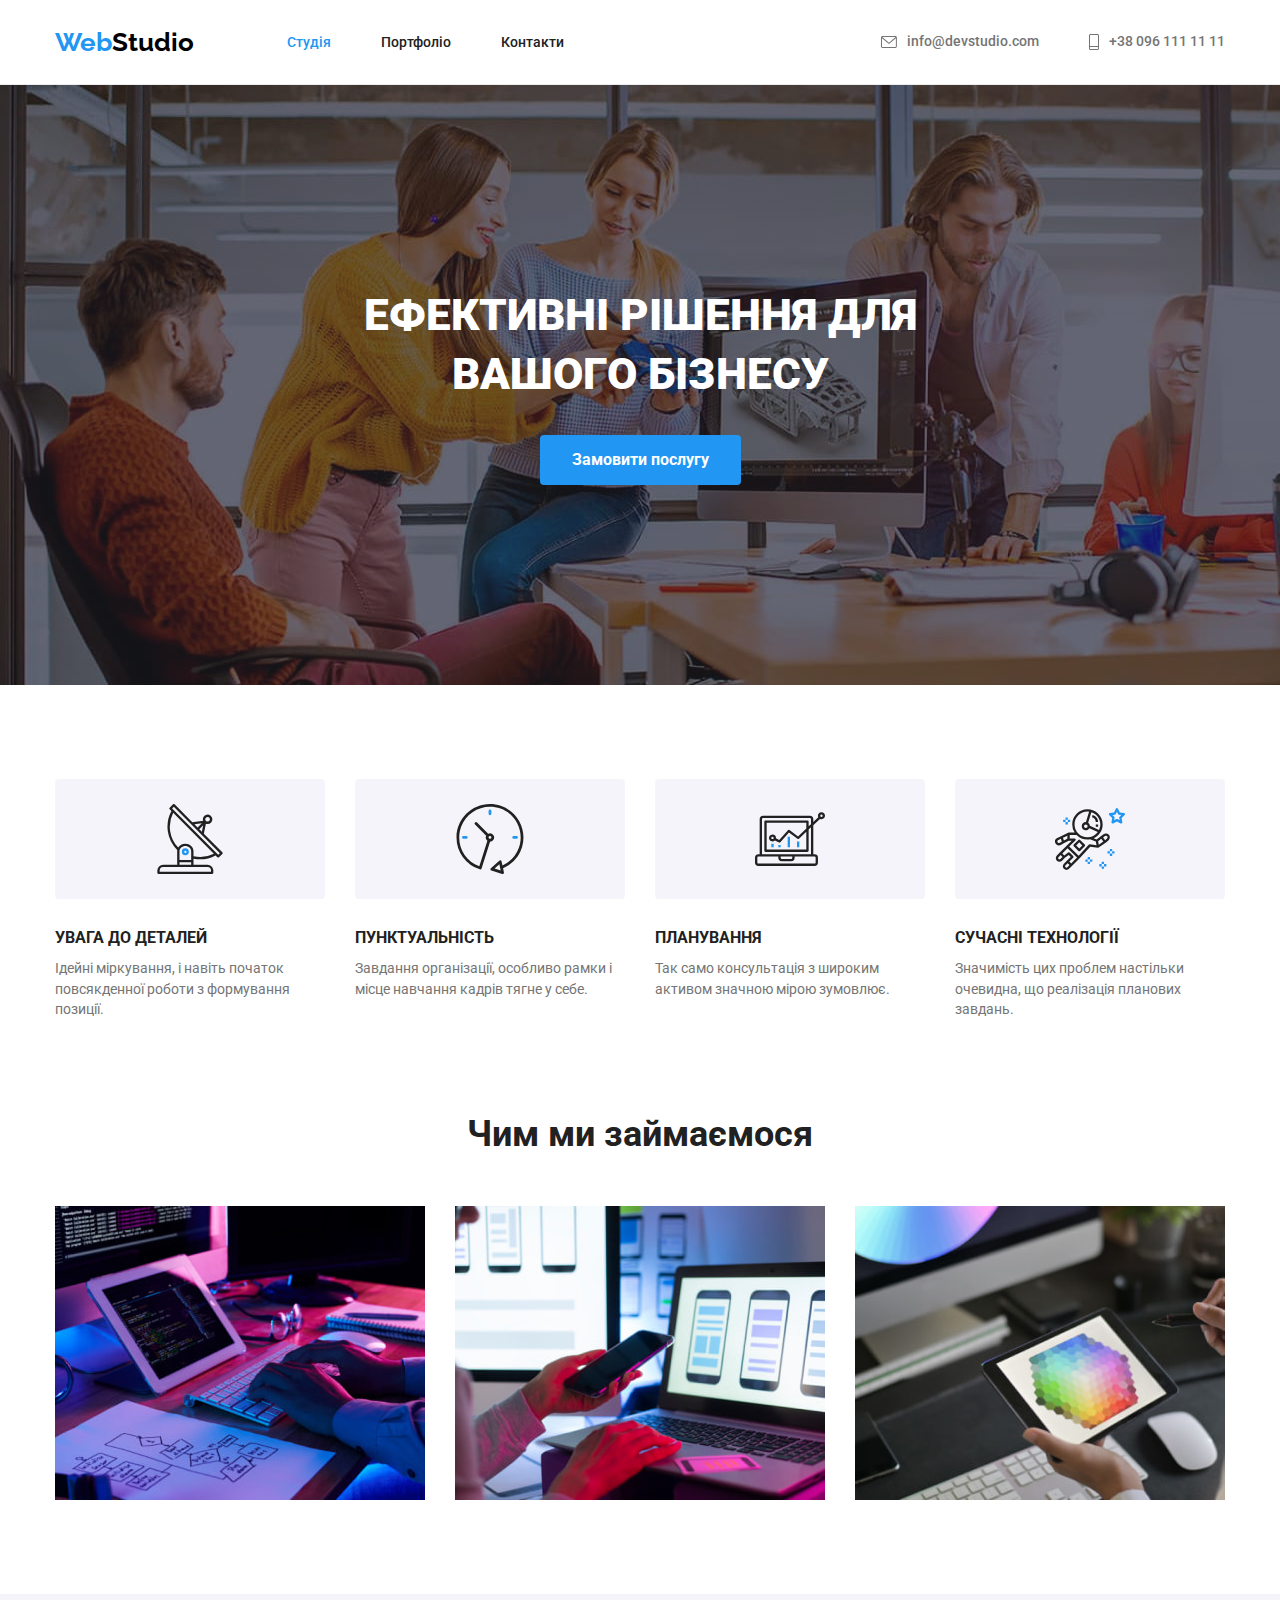
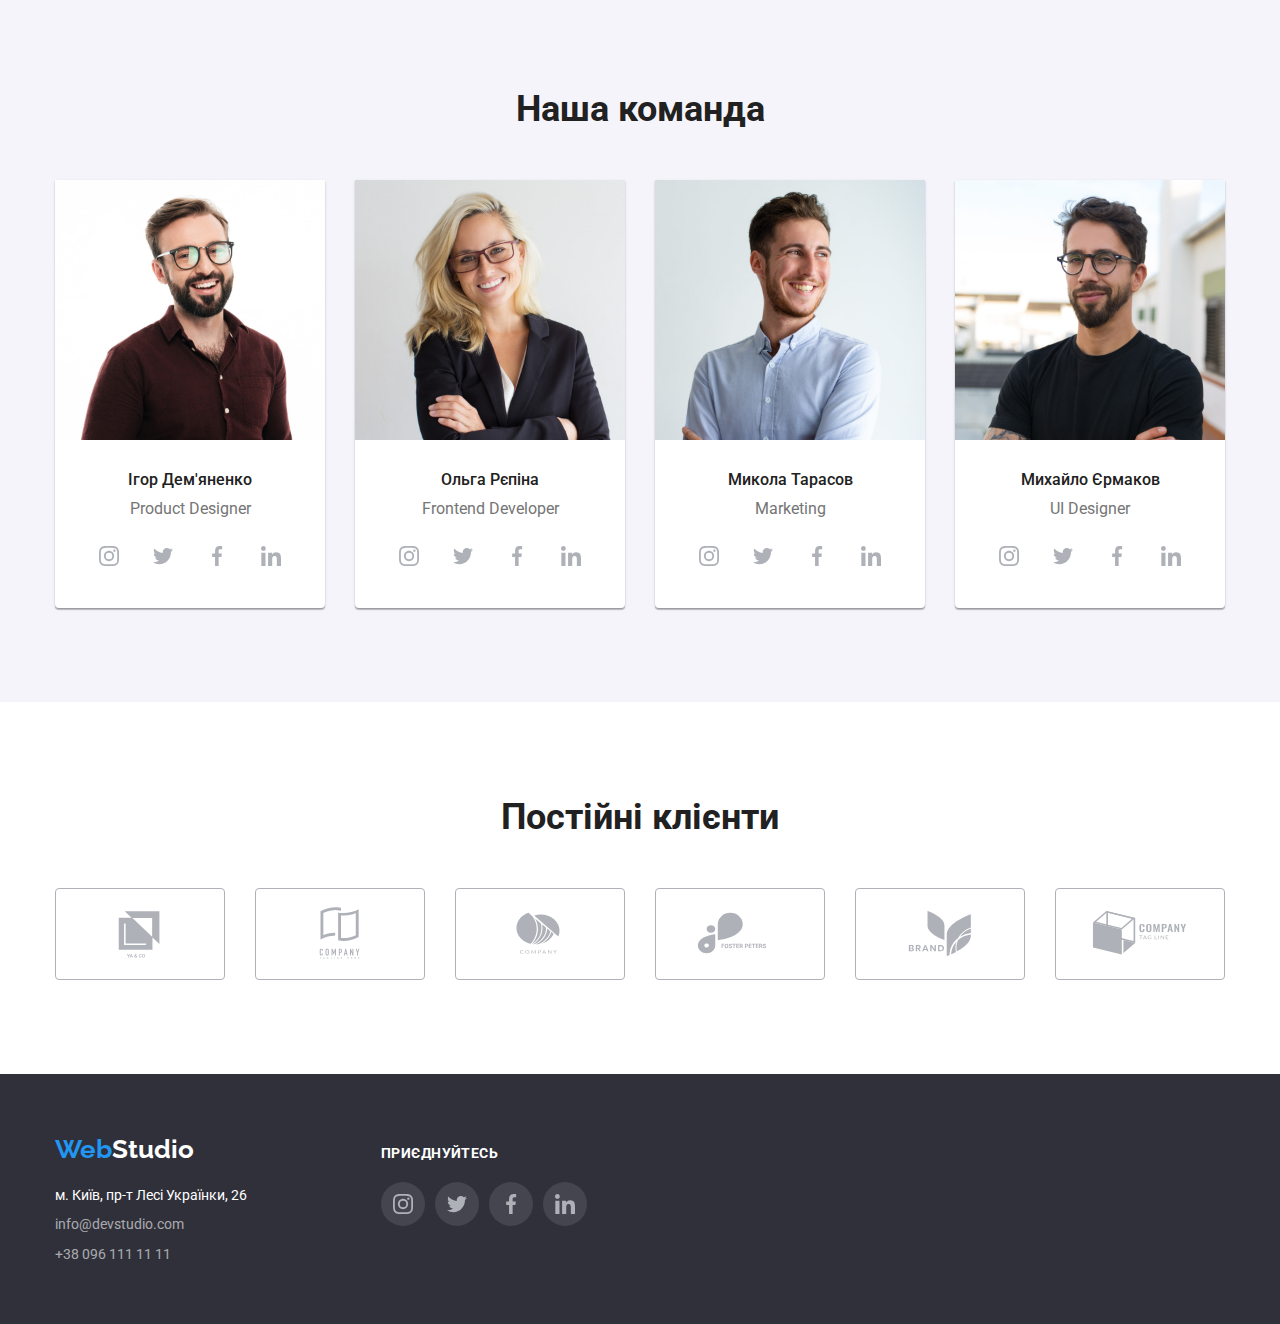
<file: index.html>
<!DOCTYPE html>
<html lang="uk">
  <head>
    <meta charset="UTF-8" />
    <meta http-equiv="X-UA-Compatible" content="IE=edge" />
    <meta name="viewport" content="width=device-width, initial-scale=1.0" />
    <title>Студія</title>
    <link rel="preconnect" href="https://fonts.googleapis.com" />
    <link rel="preconnect" href="https://fonts.gstatic.com" crossorigin />
    <link
      href="https://fonts.googleapis.com/css2?family=Raleway:wght@700&family=Roboto:wght@400;500;700;900&display=swap"
      rel="stylesheet"
    />
    <link
      rel="stylesheet"
      href="https://cdnjs.cloudflare.com/ajax/libs/modern-normalize/1.1.0/modern-normalize.min.css"
    />
    <link rel="stylesheet" href="./css/styles.css" />
  </head>
  <body>
    <!-- шапка -->
    <header class="page-header">
      <div class="container">
        <nav>
          <div class="nav-box">
            <!-- лого в хедері -->
            <div class="logo">
              <a class="link" href="./index.html">
                <span class="logo-blue" lang="en">Web</span
                ><span class="logo-black" lang="en">Studio</span>
              </a>
            </div>
            <!-- навігаційне меню -->
            <ul class="site-nav list">
              <li class="header-link"><a class="link actual" href="./index.html">Студія</a></li>
              <li class="header-link"><a class="link" href="./portfolio.html">Портфоліо</a></li>
              <li class="header-link"><a class="link" href="">Контакти</a></li>
            </ul>
          </div>
        </nav>

        <!-- контакти в шапці -->
        <ul class="header-contacts list">
          <li class="header-link">
            <a class="contacts-link link" href="mailto:info@devstudio.com">
              <svg class="contacts-icon" width="16" height="12">
                <use href="./images/symbol-defs.svg#icon-mail"></use>
              </svg>
              info@devstudio.com</a
            >
          </li>
          <li class="header-link">
            <a class="contacts-link link" href="tel:+380961111111">
              <svg class="contacts-icon" width="10" height="16">
                <use href="./images/symbol-defs.svg#icon-tel"></use>
              </svg>
              +38 096 111 11 11</a
            >
          </li>
        </ul>
      </div>
    </header>

    <main>
      <!-- Герой -->
      <section class="section hero">
        <div class="container">
          <div class="hero-content-box">
            <h1 class="hero-title">Ефективні рішення для вашого бізнесу</h1>
            <button class="hero-button" type="button">Замовити послугу</button>
          </div>
        </div>
      </section>

      <!-- Особливості компанії -->
      <section class="section features">
        <div class="container">
          <h2 class="section-title visually-hidden">Особливості</h2>
          <ul class="features-list list">
            <li class="feature-items">
              <div class="feature-icons">
                <svg class="feature-icon" width="70" height="70">
                  <use href="./images/symbol-defs.svg#icon-antenna"></use>
                </svg>
              </div>
              <h3 class="title">Увага до деталей</h3>
              <p>Ідейні міркування, і навіть початок повсякденної роботи з формування позиції.</p>
            </li>
            <li class="feature-items">
              <div class="feature-icons">
                <svg class="feature-icon" width="70" height="70">
                  <use href="./images/symbol-defs.svg#icon-clock"></use>
                </svg>
              </div>
              <h3 class="title">Пунктуальність</h3>
              <p>Завдання організації, особливо рамки і місце навчання кадрів тягне у себе.</p>
            </li>
            <li class="feature-items">
              <div class="feature-icons">
                <svg class="feature-icon" width="70" height="70">
                  <use href="./images/symbol-defs.svg#icon-diagram"></use>
                </svg>
              </div>
              <h3 class="title">Планування</h3>
              <p>Так само консультація з широким активом значною мірою зумовлює.</p>
            </li>
            <li class="feature-items">
              <div class="feature-icons">
                <svg class="feature-icon" width="70" height="70">
                  <use href="./images/symbol-defs.svg#icon-astronaut"></use>
                </svg>
              </div>
              <h3 class="title">Сучасні технології</h3>
              <p>Значимість цих проблем настільки очевидна, що реалізація планових завдань.</p>
            </li>
          </ul>
        </div>
      </section>

      <!-- Чим ми займаємося -->
      <section class="section skills">
        <div class="container">
          <h2 class="section-title">Чим ми займаємося</h2>
          <ul class="skills-list list">
            <li class="skills-item">
              <img src="./images/box1.jpg" alt="програмування" width="370" />
            </li>
            <li class="skills-item">
              <img src="./images/box2.jpg" alt="адаптивний вебдизайн" width="370" />
            </li>
            <li class="skills-item">
              <img src="./images/box3.jpg" alt="тестування" width="370" />
            </li>
          </ul>
        </div>
      </section>

      <!-- Наша команда -->
      <section class="section team">
        <div class="container">
          <h2 class="section-title">Наша команда</h2>
          <ul class="team-list list">
            <li class="team-cards">
              <img
                class="team-img"
                src="./images/ihordemianenko.jpg"
                alt="Ігор Дем'яненко"
                width="270"
              />
              <h3 class="title">Ігор Дем'яненко</h3>
              <p class="text" lang="en">Product Designer</p>
              <ul class="social-list list">
                <li class="social-items">
                  <a class="social-link link" href="#">
                    <div class="circle">
                      <svg class="social-icon" width="20" height="20">
                        <use href="./images/symbol-defs.svg#icon-instagram"></use>
                      </svg>
                    </div>
                  </a>
                </li>
                <li class="social-items">
                  <a class="social-link link" href="#">
                    <div class="circle">
                      <svg class="social-icon" width="20" height="20">
                        <use href="./images/symbol-defs.svg#icon-twitter"></use>
                      </svg>
                    </div>
                  </a>
                </li>
                <li class="social-items">
                  <a class="social-link link" href="#">
                    <div class="circle">
                      <svg class="social-icon" width="20" height="20">
                        <use href="./images/symbol-defs.svg#icon-facebook"></use>
                      </svg>
                    </div>
                  </a>
                </li>
                <li class="social-items">
                  <a class="social-link link" href="#">
                    <div class="circle">
                      <svg class="social-icon" width="20" height="20">
                        <use href="./images/symbol-defs.svg#icon-linkedin"></use>
                      </svg>
                    </div>
                  </a>
                </li>
              </ul>
            </li>
            <li class="team-cards">
              <img class="team-img" src="./images/olhariepina.jpg" alt="Ольга Рєпіна" width="270" />
              <h3 class="title">Ольга Рєпіна</h3>
              <p class="text" lang="en">Frontend Developer</p>
              <ul class="social-list list">
                <li class="social-items">
                  <a class="social-link link" href="#">
                    <div class="circle">
                      <svg class="social-icon" width="20" height="20">
                        <use href="./images/symbol-defs.svg#icon-instagram"></use>
                      </svg>
                    </div>
                  </a>
                </li>
                <li class="social-items">
                  <a class="social-link link" href="#">
                    <div class="circle">
                      <svg class="social-icon" width="20" height="20">
                        <use href="./images/symbol-defs.svg#icon-twitter"></use>
                      </svg>
                    </div>
                  </a>
                </li>
                <li class="social-items">
                  <a class="social-link link" href="#">
                    <div class="circle">
                      <svg class="social-icon" width="20" height="20">
                        <use href="./images/symbol-defs.svg#icon-facebook"></use>
                      </svg>
                    </div>
                  </a>
                </li>
                <li class="social-items">
                  <a class="social-link link" href="#">
                    <div class="circle">
                      <svg class="social-icon" width="20" height="20">
                        <use href="./images/symbol-defs.svg#icon-linkedin"></use>
                      </svg>
                    </div>
                  </a>
                </li>
              </ul>
            </li>
            <li class="team-cards">
              <img
                class="team-img"
                src="./images/mykolatarasov.jpg"
                alt="Микола Тарасов"
                width="270"
              />
              <h3 class="title">Микола Тарасов</h3>
              <p class="text" lang="en">Marketing</p>
              <ul class="social-list list">
                <li class="social-items">
                  <a class="social-link link" href="#">
                    <div class="circle">
                      <svg class="social-icon" width="20" height="20">
                        <use href="./images/symbol-defs.svg#icon-instagram"></use>
                      </svg>
                    </div>
                  </a>
                </li>
                <li class="social-items">
                  <a class="social-link link" href="#">
                    <div class="circle">
                      <svg class="social-icon" width="20" height="20">
                        <use href="./images/symbol-defs.svg#icon-twitter"></use>
                      </svg>
                    </div>
                  </a>
                </li>
                <li class="social-items">
                  <a class="social-link link" href="#">
                    <div class="circle">
                      <svg class="social-icon" width="20" height="20">
                        <use href="./images/symbol-defs.svg#icon-facebook"></use>
                      </svg>
                    </div>
                  </a>
                </li>
                <li class="social-items">
                  <a class="social-link link" href="#">
                    <div class="circle">
                      <svg class="social-icon" width="20" height="20">
                        <use href="./images/symbol-defs.svg#icon-linkedin"></use>
                      </svg>
                    </div>
                  </a>
                </li>
              </ul>
            </li>
            <li class="team-cards">
              <img
                class="team-img"
                src="./images/mykhailoiermakov.jpg"
                alt="Михайло Єрмаков"
                width="270"
              />
              <h3 class="title">Михайло Єрмаков</h3>
              <p class="text" lang="en">UI Designer</p>
              <ul class="social-list list">
                <li class="social-items">
                  <a class="social-link link" href="#">
                    <div class="circle">
                      <svg class="social-icon" width="20" height="20">
                        <use href="./images/symbol-defs.svg#icon-instagram"></use>
                      </svg>
                    </div>
                  </a>
                </li>
                <li class="social-items">
                  <a class="social-link link" href="#">
                    <div class="circle">
                      <svg class="social-icon" width="20" height="20">
                        <use href="./images/symbol-defs.svg#icon-twitter"></use>
                      </svg>
                    </div>
                  </a>
                </li>
                <li class="social-items">
                  <a class="social-link link" href="#">
                    <div class="circle">
                      <svg class="social-icon" width="20" height="20">
                        <use href="./images/symbol-defs.svg#icon-facebook"></use>
                      </svg>
                    </div>
                  </a>
                </li>
                <li class="social-items">
                  <a class="social-link link" href="#">
                    <div class="circle">
                      <svg class="social-icon" width="20" height="20">
                        <use href="./images/symbol-defs.svg#icon-linkedin"></use>
                      </svg>
                    </div>
                  </a>
                </li>
              </ul>
            </li>
          </ul>
        </div>
      </section>

      <!-- Постійні клієнти -->
      <section class="section clients">
        <h2 class="section-title">Постійні клієнти</h2>
        <ul class="clients-list list">
          <li class="clients-items">
            <a class="client-link link" href="#">
              <div class="client-box">
                <svg class="client-icon">
                  <use href="./images/symbol-defs.svg#icon-client-1"></use>
                </svg>
              </div>
            </a>
          </li>
          <li class="clients-items">
            <a class="client-link link" href="#">
              <div class="client-box">
                <svg class="client-icon">
                  <use href="./images/symbol-defs.svg#icon-client-2"></use>
                </svg>
              </div>
            </a>
          </li>
          <li class="clients-items">
            <a class="client-link link" href="#">
              <div class="client-box">
                <svg class="client-icon">
                  <use href="./images/symbol-defs.svg#icon-client-3"></use>
                </svg>
              </div>
            </a>
          </li>
          <li class="clients-items">
            <a class="client-link link" href="#">
              <div class="client-box">
                <svg class="client-icon">
                  <use href="./images/symbol-defs.svg#icon-client-4"></use>
                </svg>
              </div>
            </a>
          </li>
          <li class="clients-items">
            <a class="client-link link" href="#">
              <div class="client-box">
                <svg class="client-icon">
                  <use href="./images/symbol-defs.svg#icon-client-5"></use>
                </svg>
              </div>
            </a>
          </li>
          <li class="clients-items">
            <a class="client-link link" href="#">
              <div class="client-box">
                <svg class="client-icon">
                  <use href="./images/symbol-defs.svg#icon-client-6"></use>
                </svg>
              </div>
            </a>
          </li>
        </ul>
      </section>
    </main>

    <!-- Підвал -->
    <footer class="page-footer">
      <div class="container">
        <div>
          <div class="logo">
            <a class="link" href="./index.html">
              <span class="logo-blue" lang="en">Web</span
              ><span class="logo-white" lang="en">Studio</span>
            </a>
          </div>
          <!-- контакти в підвалі -->
          <address class="footer-contacts">
            <ul class="list">
              <li class="footer-contacts-item">
                <a
                  class="link map"
                  href="https://goo.gl/maps/V94aspMxWCVMp6bf6"
                  target="_blank"
                  rel="noopener noreferrer"
                  >м. Київ, пр-т Лесі Українки, 26</a
                >
              </li>
              <li class="footer-contacts-item">
                <a class="link" href="mailto:info@devstudio.com">info@devstudio.com</a>
              </li>
              <li class="footer-contacts-item">
                <a class="link" href="tel:+380961111111">+38 096 111 11 11</a>
              </li>
            </ul>
          </address>
        </div>

        <!-- соцмережі в підвалі -->
        <div class="footer-social">
          <h3 class="title">приєднуйтесь</h3>
          <ul class="social-list list">
            <li class="social-items">
              <a class="social-link link" href="#">
                <div class="circle">
                  <svg class="social-icon" width="20" height="20">
                    <use href="./images/symbol-defs.svg#icon-instagram"></use>
                  </svg>
                </div>
              </a>
            </li>
            <li class="social-items">
              <a class="social-link link" href="#">
                <div class="circle">
                  <svg class="social-icon" width="20" height="20">
                    <use href="./images/symbol-defs.svg#icon-twitter"></use>
                  </svg>
                </div>
              </a>
            </li>
            <li class="social-items">
              <a class="social-link link" href="#">
                <div class="circle">
                  <svg class="social-icon" width="20" height="20">
                    <use href="./images/symbol-defs.svg#icon-facebook"></use>
                  </svg>
                </div>
              </a>
            </li>
            <li class="social-items">
              <a class="social-link link" href="#">
                <div class="circle">
                  <svg class="social-icon" width="20" height="20">
                    <use href="./images/symbol-defs.svg#icon-linkedin"></use>
                  </svg>
                </div>
              </a>
            </li>
          </ul>
        </div>
      </div>
    </footer>
  </body>
</html>
</file>
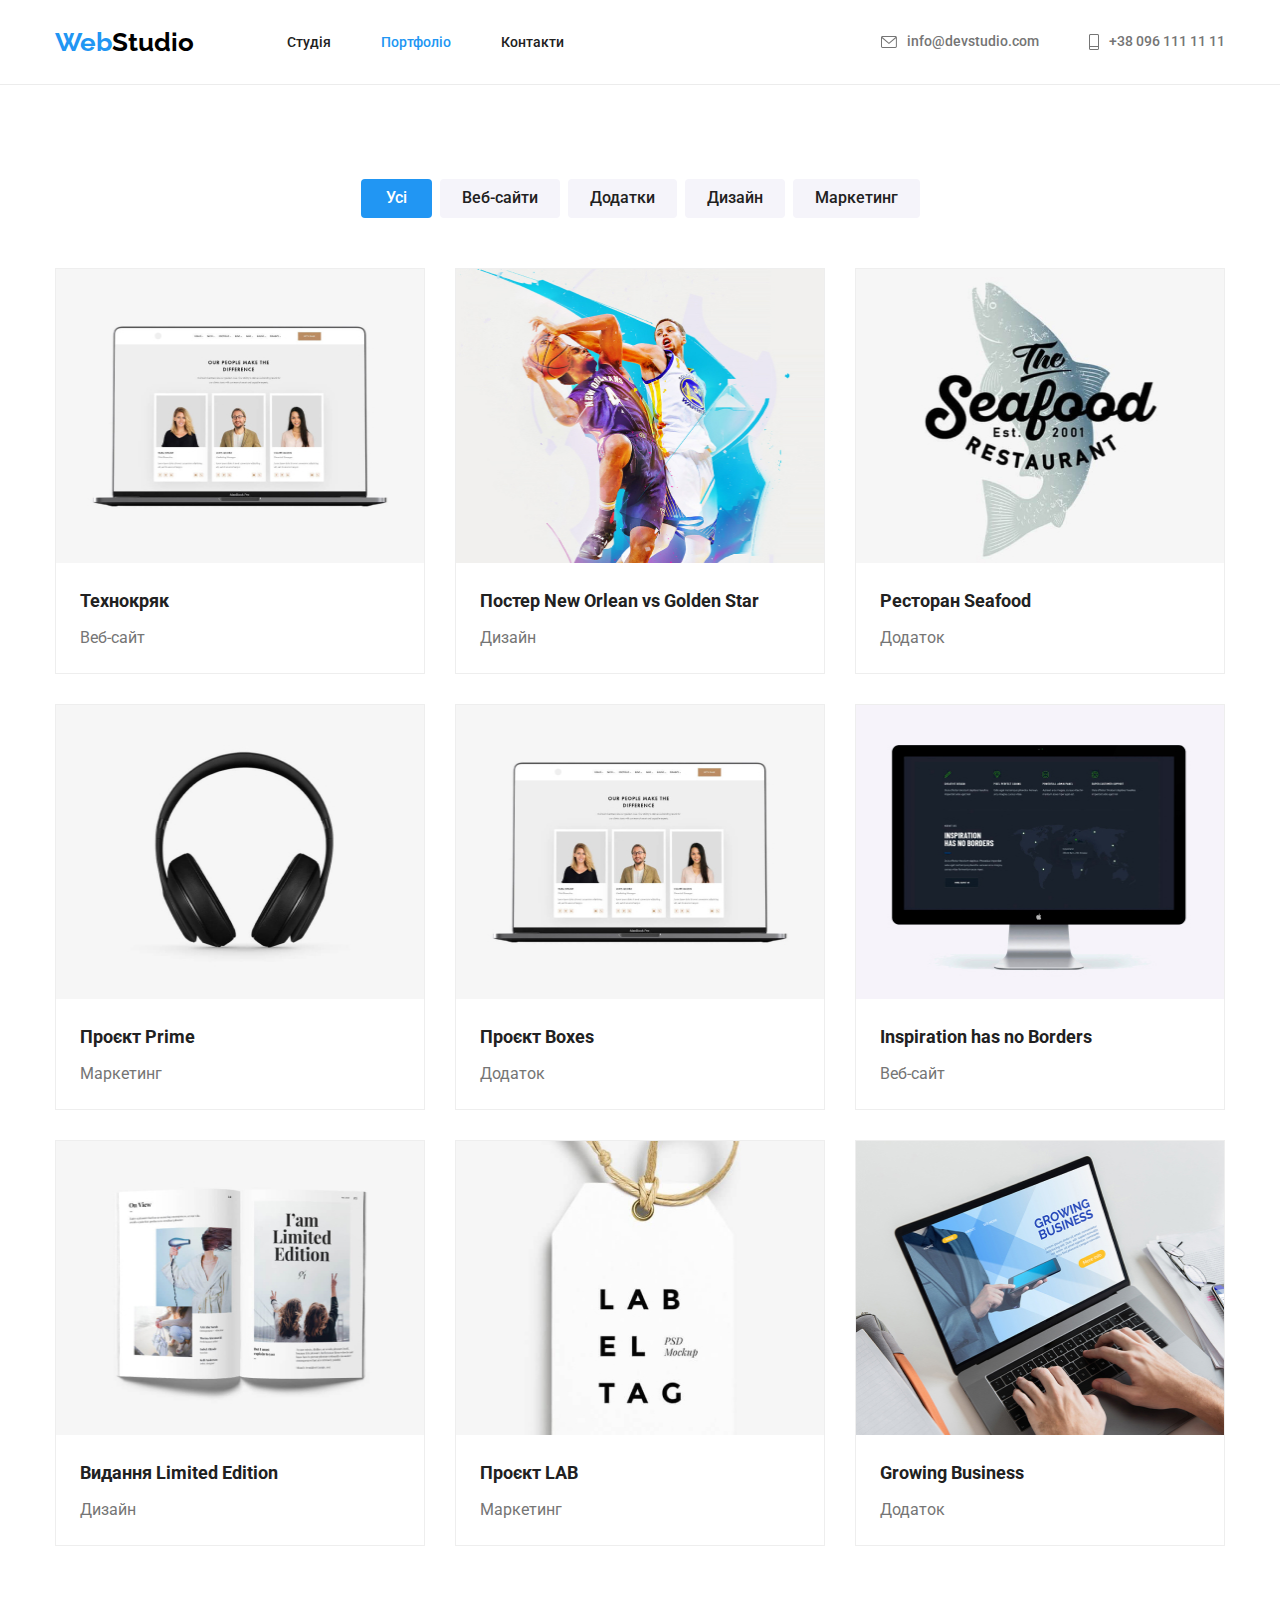
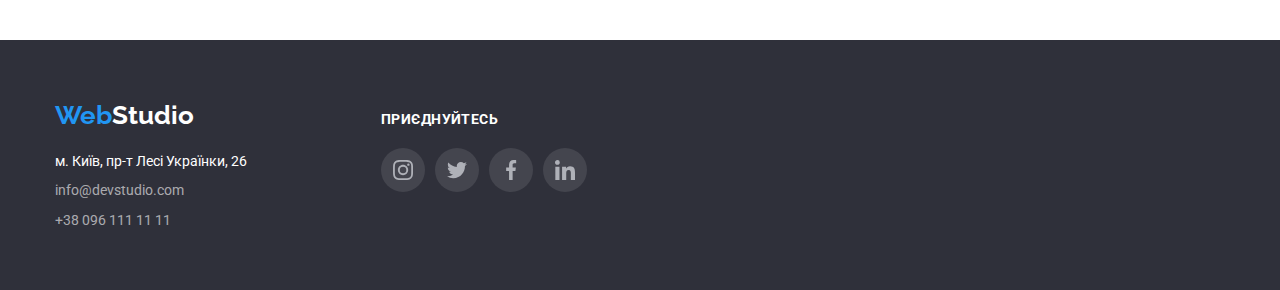
<file: portfolio.html>
<!DOCTYPE html>
<html lang="uk">
  <head>
    <meta charset="UTF-8" />
    <meta http-equiv="X-UA-Compatible" content="IE=edge" />
    <meta name="viewport" content="width=device-width, initial-scale=1.0" />
    <title>Портфоліо</title>
    <link rel="preconnect" href="https://fonts.googleapis.com" />
    <link rel="preconnect" href="https://fonts.gstatic.com" crossorigin />
    <link
      href="https://fonts.googleapis.com/css2?family=Raleway:wght@700&family=Roboto:wght@400;500;700;900&display=swap"
      rel="stylesheet"
    />
    <link
      rel="stylesheet"
      href="https://cdnjs.cloudflare.com/ajax/libs/modern-normalize/1.1.0/modern-normalize.min.css"
    />
    <link rel="stylesheet" href="./css/styles.css" />
  </head>

  <body>
    <header class="page-header">
      <div class="container">
        <nav>
          <div class="nav-box">
          <!-- лого в хедері -->
          <div class="logo">
            <a class="link" href="./index.html">
            <span class="logo-blue" lang="en">Web</span><span class="logo-black" lang="en">Studio</span>
            </a>
          </div>
          <!-- навігаційне меню -->
          <ul class="site-nav list">
            <li class="header-link"><a class="link" href="./index.html">Студія</a></li>
            <li class="header-link"><a class="link actual" href="./portfolio.html">Портфоліо</a></li>
            <li class="header-link"><a class="link" href="">Контакти</a></li>
          </ul>
          </div>
        </nav>

        <!-- контакти в шапці -->
        <ul class="header-contacts list">
          <li class="header-link">
            <a class="contacts-link link" href="mailto:info@devstudio.com">
              <svg class="contacts-icon" width="16" height="12">
              <use href="./images/symbol-defs.svg#icon-mail"></use>
              </svg>
            info@devstudio.com</a>
          </li>
          <li class="header-link">
            <a class="contacts-link link" href="tel:+380961111111">
              <svg class="contacts-icon" width="10" height="16">
              <use href="./images/symbol-defs.svg#icon-tel"></use>
              </svg>
              +38 096 111 11 11</a>
          </li>
        </ul>
      </div>
    </header>

    <main>
      <!-- фільтри -->
      <section class="section">
        <div class="container">
          <h1 class="section-title visually-hidden">Портфоліо</h1>
          <ul class="filter list">
            <li class="filter-list-item">
              <button class="filter-button actual-filter" type="button">Усі</button>
            </li>
            <li class="filter-list-item">
              <button class="filter-button" type="button">Веб-сайти</button>
            </li>
            <li class="filter-list-item">
              <button class="filter-button" type="button">Додатки</button>
            </li>
            <li class="filter-list-item">
              <button class="filter-button" type="button">Дизайн</button>
            </li>
            <li class="filter-list-item">
              <button class="filter-button" type="button">Маркетинг</button>
            </li>
          </ul>

          <!-- приклади робіт -->
          <ul class="exemple-list list">
            <li class="exemple">
              <img class="exemple-img"
                src="./images/portfolio/tehnokryak.jpg"
                alt="екран ноутбуку"
                width="370"
                height="294"
              />
              <h2 class="title">Технокряк</h2>
              <p class="text">Веб-сайт</p>
            </li>
            <li class="exemple">
              <img class="exemple-img"
                src="./images/portfolio/basketball.jpg"
                alt="баскетбольний постер>"
                width="370"
                height="294"
              />
              <h2 class="title">Постер <span lang="en">New Orlean vs Golden Star</span></h2>
              <p class="text">Дизайн</p>
            </li>
            <li class="exemple">
              <img class="exemple-img"
                src="./images/portfolio/seafood.jpg"
                alt="логотип ресторану"
                width="370"
                height="294"
              />
              <h2 class="title">Ресторан <span lang="en">Seafood</span></h2>
              <p class="text">Додаток</p>
            </li>
            <li class="exemple">
              <img class="exemple-img"
                src="./images/portfolio/prime.jpg"
                alt="великі навушники"
                width="370"
                height="294"
              />
              <h2 class="title">Проєкт <span lang="en">Prime</span></h2>
              <p class="text">Маркетинг</p>
            </li>
            <li class="exemple">
              <img class="exemple-img" src="./images/portfolio/tehnokryak.jpg" alt="коробки" width="370" height="294" />
              <h2 class="title">Проєкт <span lang="en">Boxes</span></h2>
              <p class="text">Додаток</p>
            </li>
            <li class="exemple">
              <img class="exemple-img"
                src="./images/portfolio/inspiration.jpg"
                alt="монітор"
                width="370"
                height="294"
              />
              <h2 class="title" lang="en">Inspiration has no Borders</h2>
              <p class="text">Веб-сайт</p>
            </li>
            <li class="exemple">
              <img class="exemple-img"
                src="./images/portfolio/limited.jpg"
                alt="розгорнута книга"
                width="370"
                height="294"
              />
              <h2 class="title">Видання <span lang="en">Limited Edition</span></h2>
              <p class="text">Дизайн</p>
            </li>
            <li class="exemple">
              <img class="exemple-img" src="./images/portfolio/lab.jpg" alt="етикетка" width="370" height="294" />
              <h2 class="title">Проєкт <span lang="en">LAB</span></h2>
              <p class="text">Маркетинг</p>
            </li>
            <li class="exemple">
              <img class="exemple-img" src="./images/portfolio/growing.jpg" alt="ноутбук" width="370" height="294" />
              <h2 class="title" lang="en">Growing Business</h2>
              <p class="text">Додаток</p>
            </li>
          </ul>
        </div>
      </section>
    </main>

    <!-- Підвал -->
    <footer class="page-footer">
      <div class="container">
        <div>
          <div class="logo">
            <a class="link" href="./index.html">
              <span class="logo-blue" lang="en">Web</span
              ><span class="logo-white" lang="en">Studio</span>
            </a>
          </div>
          <!-- контакти в підвалі -->
          <address class="footer-contacts">
            <ul class="list">
              <li class="footer-contacts-item">
                <a
                  class="link map"
                  href="https://goo.gl/maps/V94aspMxWCVMp6bf6"
                  target="_blank"
                  rel="noopener noreferrer"
                  >м. Київ, пр-т Лесі Українки, 26</a
                >
              </li>
              <li class="footer-contacts-item">
                <a class="link" href="mailto:info@devstudio.com">info@devstudio.com</a>
              </li>
              <li class="footer-contacts-item">
                <a class="link" href="tel:+380961111111">+38 096 111 11 11</a>
              </li>
            </ul>
          </address>
        </div>

        <!-- соцмережі в підвалі -->
        <div class="footer-social">
          <h3 class="title">приєднуйтесь</h3>
          <ul class="social-list list">
            <li class="social-items">
              <a class="social-link link" href="#">
                <div class="circle">
                  <svg class="social-icon" width="20" height="20">
                    <use href="./images/symbol-defs.svg#icon-instagram"></use>
                  </svg>
                </div>
              </a>
            </li>
            <li class="social-items">
              <a class="social-link link" href="#">
                <div class="circle">
                  <svg class="social-icon" width="20" height="20">
                    <use href="./images/symbol-defs.svg#icon-twitter"></use>
                  </svg>
                </div>
              </a>
            </li>
            <li class="social-items">
              <a class="social-link link" href="#">
                <div class="circle">
                  <svg class="social-icon" width="20" height="20">
                    <use href="./images/symbol-defs.svg#icon-facebook"></use>
                  </svg>
                </div>
              </a>
            </li>
            <li class="social-items">
              <a class="social-link link" href="#">
                <div class="circle">
                  <svg class="social-icon" width="20" height="20">
                    <use href="./images/symbol-defs.svg#icon-linkedin"></use>
                  </svg>
                </div>
              </a>
            </li>
          </ul>
        </div>
      </div>
    </footer>
  </body>
</html>
</file>
<file: css/styles.css>
/* color map */
:root {
  --primary-text-color: #757575;
  --title-text-color: #212121;
  --footer-text-color: rgba(255, 255, 255, 0.6);
  --primary-accent-color: #2196f3;
  --secondary-accent-color: #ffffff;
  --primary-bcg-color: #f5f5f5;
  --bg-color-light: #f5f4fa;
  --bg-color-dark: #2f303a;
  --team-cards-bg-color: #ffffff;
  --exemple-border-color: #eeeeee;
  --primary-icon-color: #afb1b8;
}

/* reset basic styles*/

html {
  box-sizing: border-box;
}

h1,
h2,
h3,
h4,
p {
  margin-top: 0;
  margin-bottom: 0;
}

ul,
ol {
  margin-top: 0;
  margin-bottom: 0;
  padding-left: 0;
}

.link {
  text-decoration: none;
}

*,
*::before,
*::after {
  box-sizing: inherit;
}

.list {
  list-style: none;
}
img {
  display: block;
}

/* global styles */
body {
  color: var(--primary-text-color);
  font-family: 'Roboto', sans-serif;
  font-weight: 400;
  font-size: 14px;
  line-height: 1.46;
}
.container {
  width: 1200px;
  margin: 0 auto;
  padding: 0 15px;
}

.contacts-icon {
  fill: var(--primary-text-color);
  margin-right: 10px;
}

/* logo styles */
.logo {
  font-family: 'Raleway', sans-serif;
  font-weight: 700;
  font-size: 26px;
  line-height: 1.19;
  margin-right: 93px;
}
.logo-blue {
  color: var(--primary-accent-color);
}
.logo-black {
  color: #000000;
}
.logo-white {
  color: var(--secondary-accent-color);
}

/* header styles */
.nav-box {
  display: flex;
  align-items: center;
}
.site-nav .link,
.header-contacts .link {
  font-weight: 500;
  line-height: 1.14;
}
.site-nav .link {
  color: var(--title-text-color);
}
.header-contacts .link {
  display: flex;
  color: var(--primary-text-color);
  align-items: center;
}
.site-nav .link:hover,
.site-nav .link:focus,
.header-contacts .link:hover,
.header-contacts .link:focus {
  color: var(--primary-accent-color);
}
.header-link:hover .contacts-icon,
.header-link:focus .contacts-icon {
fill: var(--primary-accent-color);
}
.link.actual {
  color: var(--primary-accent-color);
}
.page-header {
  border-bottom: #ececec solid 1px;
}
.page-header .container {
  display: flex;
  justify-content: space-between;
  align-items: center;
}
.site-nav.list,
.header-contacts.list {
  display: flex;
  align-items: center;
  gap: 50px;
  margin-top: 32px;
  margin-bottom: 32px;
}

/* hero styles */
.section.hero {
  background-color: var(--bg-color-dark);
  background-image: linear-gradient(rgba(47, 48, 58, 0.4), rgba(47, 48, 58, 0.4)),
    url(../images/hero-bg.jpg);
  background-size: cover;

  text-align: center;
  padding: 0;
}
.hero .container {
  display: flex;
  min-height: 600px;
  justify-content: center;
  flex-direction: column;
  align-items: center;
}
.hero-content-box {
  display: block;
  width: 696px;
}
.hero-title {
  color: var(--secondary-accent-color);
  font-weight: 900;
  font-size: 44px;
  line-height: 1.36;
  text-transform: uppercase;
  margin-bottom: 30px;
}
.hero-button {
  background-color: var(--primary-accent-color);
  color: var(--secondary-accent-color);
  font-weight: 700;
  font-size: 16px;
  line-height: 1.88;
  border: none;
  border-radius: 4px;
  cursor: pointer;
  padding: 10px 32px;
}

/* section styles */

.visually-hidden {
  position: absolute;
  white-space: nowrap;
  width: 1px;
  height: 1px;
  overflow: hidden;
  border: 0;
  padding: 0;
  clip: rect(0 0 0 0);
  clip-path: inset(50%);
  margin: -1px;
}

.section {
  padding: 94px 0;
}
.section-title {
  color: var(--title-text-color);
  font-weight: 700;
  font-size: 36px;
  line-height: 1.17;
  text-align: center;
  margin-bottom: 50px;
}

/* features styles */
.feature-icons {
  background-color: var(--bg-color-light);
  height: 120px;
  border-radius: 4px;
  margin-bottom: 30px;
  display: flex;
  align-items: center;
  justify-content: center;
}
.features-list .title {
  color: var(--title-text-color);
  font-weight: 700;
  line-height: 1.14;
  text-transform: uppercase;
}
.features-list {
  display: flex;
  justify-content: space-between;
  flex-wrap: wrap;
}
.feature-items {
  width: 270px;
}
.feature-items .title {
  margin-bottom: 10px;
}

/* skills styles */
.section.skills {
  padding-top: 0;
}
.skills-list {
  display: flex;
  gap: 30px;
  justify-content: center;
  flex-wrap: wrap;
}

/* team styles */
.section.team {
  background-color: var(--bg-color-light);
}
.team-list {
  display: flex;
  justify-content: center;
  gap: 30px;
  flex-wrap: wrap;
}
.team-list .title {
  color: var(--title-text-color);
  font-weight: 500;
}
.team-list .title,
.team-list .text {
  font-size: 16px;
  line-height: 1.19;
}
.team-cards {
  background-color: var(--team-cards-bg-color);
  text-align: center;
  padding-bottom: 30px;
  box-shadow: 0px 1px 3px rgba(0, 0, 0, 0.12), 0px 1px 1px rgba(0, 0, 0, 0.14),
    0px 2px 1px rgba(0, 0, 0, 0.2);
  border-radius: 0px 0px 4px 4px;
}
.team-cards .team-img {
  margin-bottom: 30px;
}
.team-cards .title {
  margin-bottom: 10px;
}
.team-cards .text {
  margin-bottom: 16px;
}
.social-list {
  display: flex;
  gap: 10px;
  justify-content: center;
}

.circle {
  width: 44px;
  height: 44px;
  border-radius: 50%;
  display: flex;
}
.social-icon {
  fill: var(--primary-icon-color);
  margin: auto;
}

.social-link:hover .circle,
.social-link:focus .circle {
  background-color: var(--primary-accent-color);
}
.social-link:hover .social-icon,
.social-link:focus .social-icon {
  fill: var(--secondary-accent-color);
}

/* clients styles */
.clients-list {
  display: flex;
  justify-content: center;
  gap: 30px;
  flex-wrap: wrap;
}
.client-box {
  display: flex;
  align-items: center;
  justify-content: center;
  width: 170px;
  height: 92px;
  border: 1px solid #afb1b8;
  border-radius: 4px;
}
.client-icon {
  width: 106px;
  height: 60px;
  fill: var(--primary-icon-color);
}
.client-link:hover .client-box,
.client-link:focus .client-box {
  border-color: var(--primary-accent-color);
}
.client-link:hover .client-icon,
.client-link:focus .client-icon {
  fill: var(--primary-accent-color);
}

/* portfolio styles */
.filter-button {
  background-color: var(--bg-color-light);
  color: var(--title-text-color);
  font-size: 16px;
  font-weight: 500;
  line-height: 1.63;
  border: none;
  border-radius: 4px;
  padding: 6px 22px;
}
.filter-button:hover,
.filter-button:focus {
  background-color: var(--primary-accent-color);
  color: var(--secondary-accent-color);
  box-shadow: 0px 3px 1px rgba(0, 0, 0, 0.1), 0px 1px 2px rgba(0, 0, 0, 0.08),
    0px 2px 2px rgba(0, 0, 0, 0.12);
}
.filter-button.actual-filter {
  background-color: var(--primary-accent-color);
  color: var(--secondary-accent-color);
  padding: 6px 25px;
}

.filter-list-item {
  margin-right: 8px;
}
.filter-list-item:last-child {
  margin-right: 0;
}
.filter {
  display: flex;
  justify-content: center;
  margin-bottom: 50px;
}
.exemple {
  width: 370px;
  border: var(--exemple-border-color) solid 1px;
}
.exemple:hover {
  box-shadow: 0px 1px 1px rgba(0, 0, 0, 0.12), 0px 4px 4px rgba(0, 0, 0, 0.06),
    1px 4px 6px rgba(0, 0, 0, 0.16);
}
.exemple-list {
  display: flex;
  gap: 30px;
  flex-wrap: wrap;
}
.exemple-img {
  width: 100%;
  margin-bottom: 20px;
}
.exemple .title {
  color: var(--title-text-color);
  font-weight: 700;
  font-size: 18px;
  line-height: 2;
  margin-left: 24px;
  margin-bottom: 4px;
}
.exemple .text {
  font-size: 16px;
  line-height: 1.88;
  margin-left: 24px;
  margin-bottom: 20px;
}

/* footer styles */
.page-footer {
  background-color: var(--bg-color-dark);
  padding: 60px 0;
}
.page-footer .container {
  display: flex;
}
.page-footer .logo {
  margin-bottom: 20px;
}
.footer-contacts {
  font-style: normal;
}
.footer-contacts .link {
  color: var(--footer-text-color);
}
.footer-contacts .link:hover,
.footer-contacts .link:focus {
  color: var(--primary-accent-color);
}
.footer-contacts-item {
  margin-bottom: 9px;
}
.footer-contacts-item:last-child {
  margin-bottom: 0;
}
.link.map {
  color: var(--secondary-accent-color);
}
.logo.no-margin {
  margin-right: 0px;
}
.footer-social {
  margin: 12px 0 0 94px;
}
.footer-social .title {
  font-family: 'Roboto';
  font-weight: 700;
  font-size: 14px;
  line-height: 1.14;
  letter-spacing: 0.03em;
  text-transform: uppercase;
  color: var(--secondary-accent-color);
  margin-bottom: 20px;
}
.footer-social .circle {
  background-color: rgba(255, 255, 255, 0.1);
}
</file>
